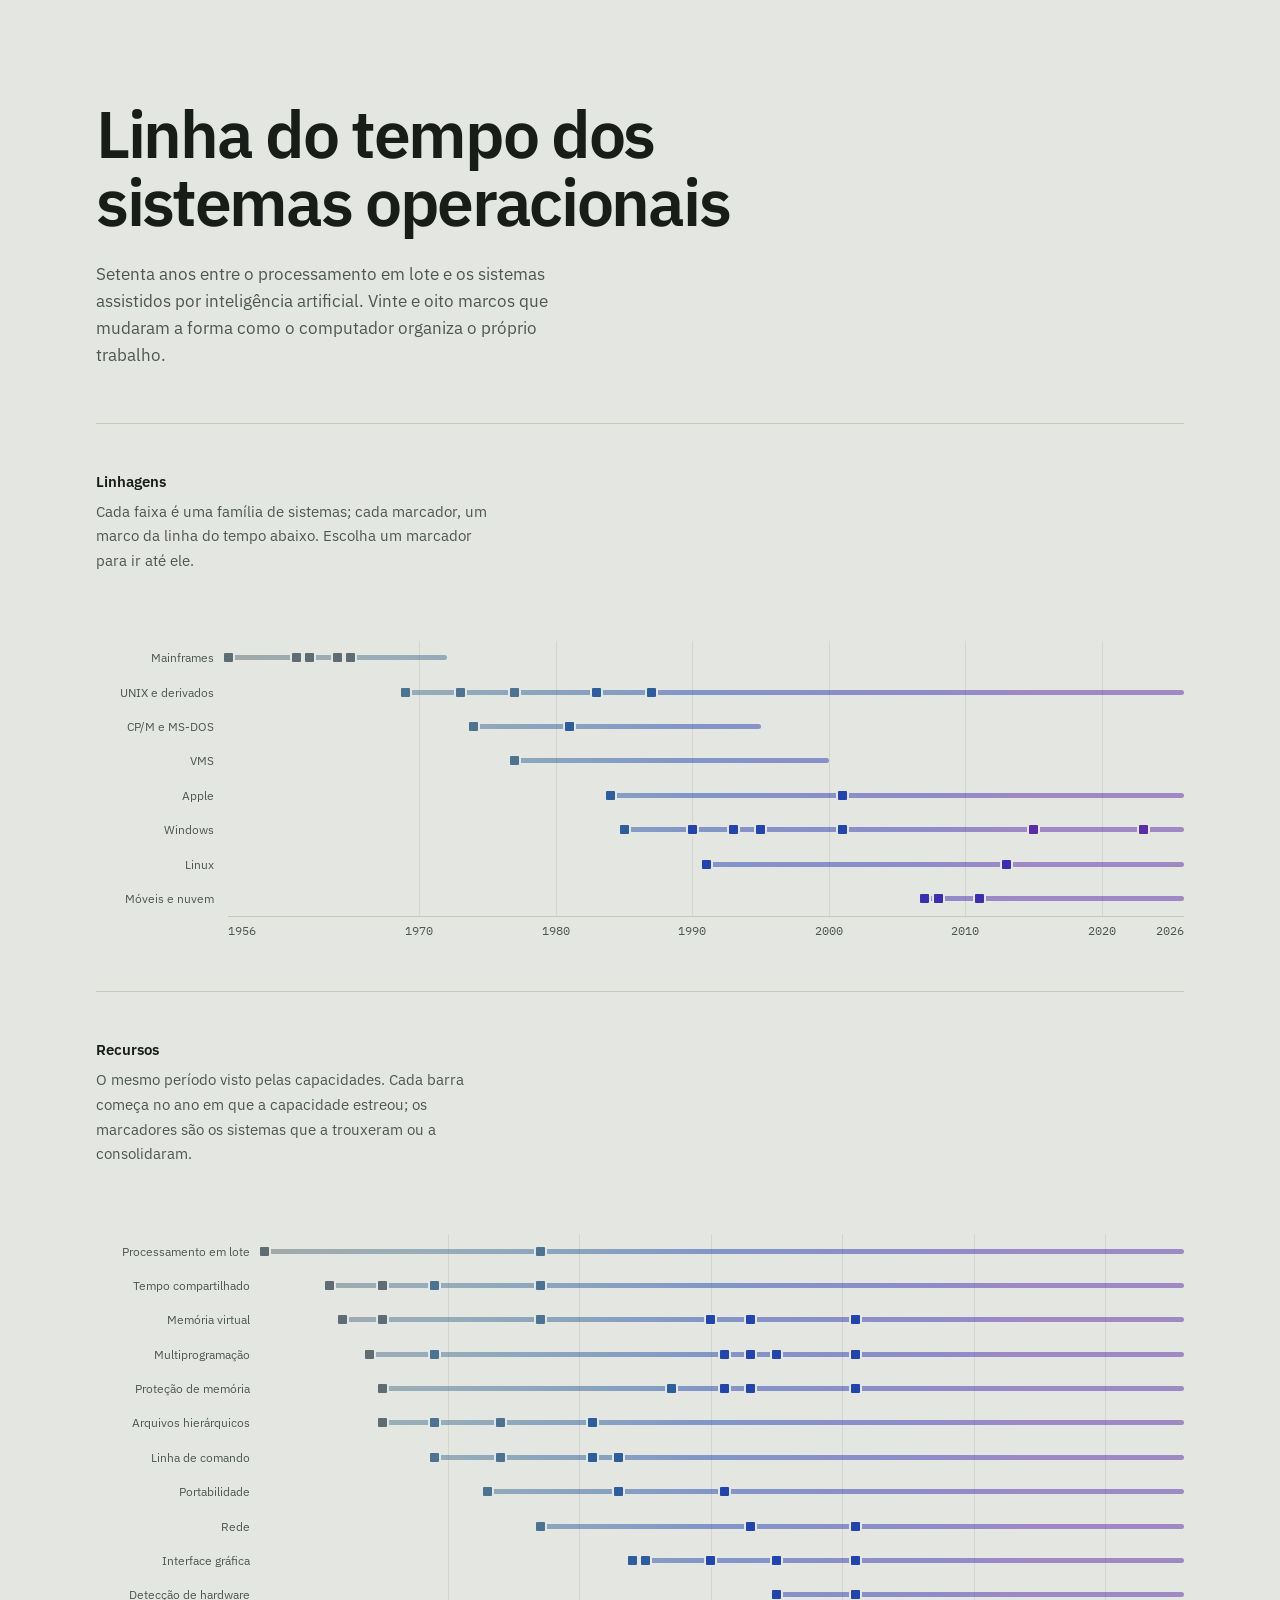
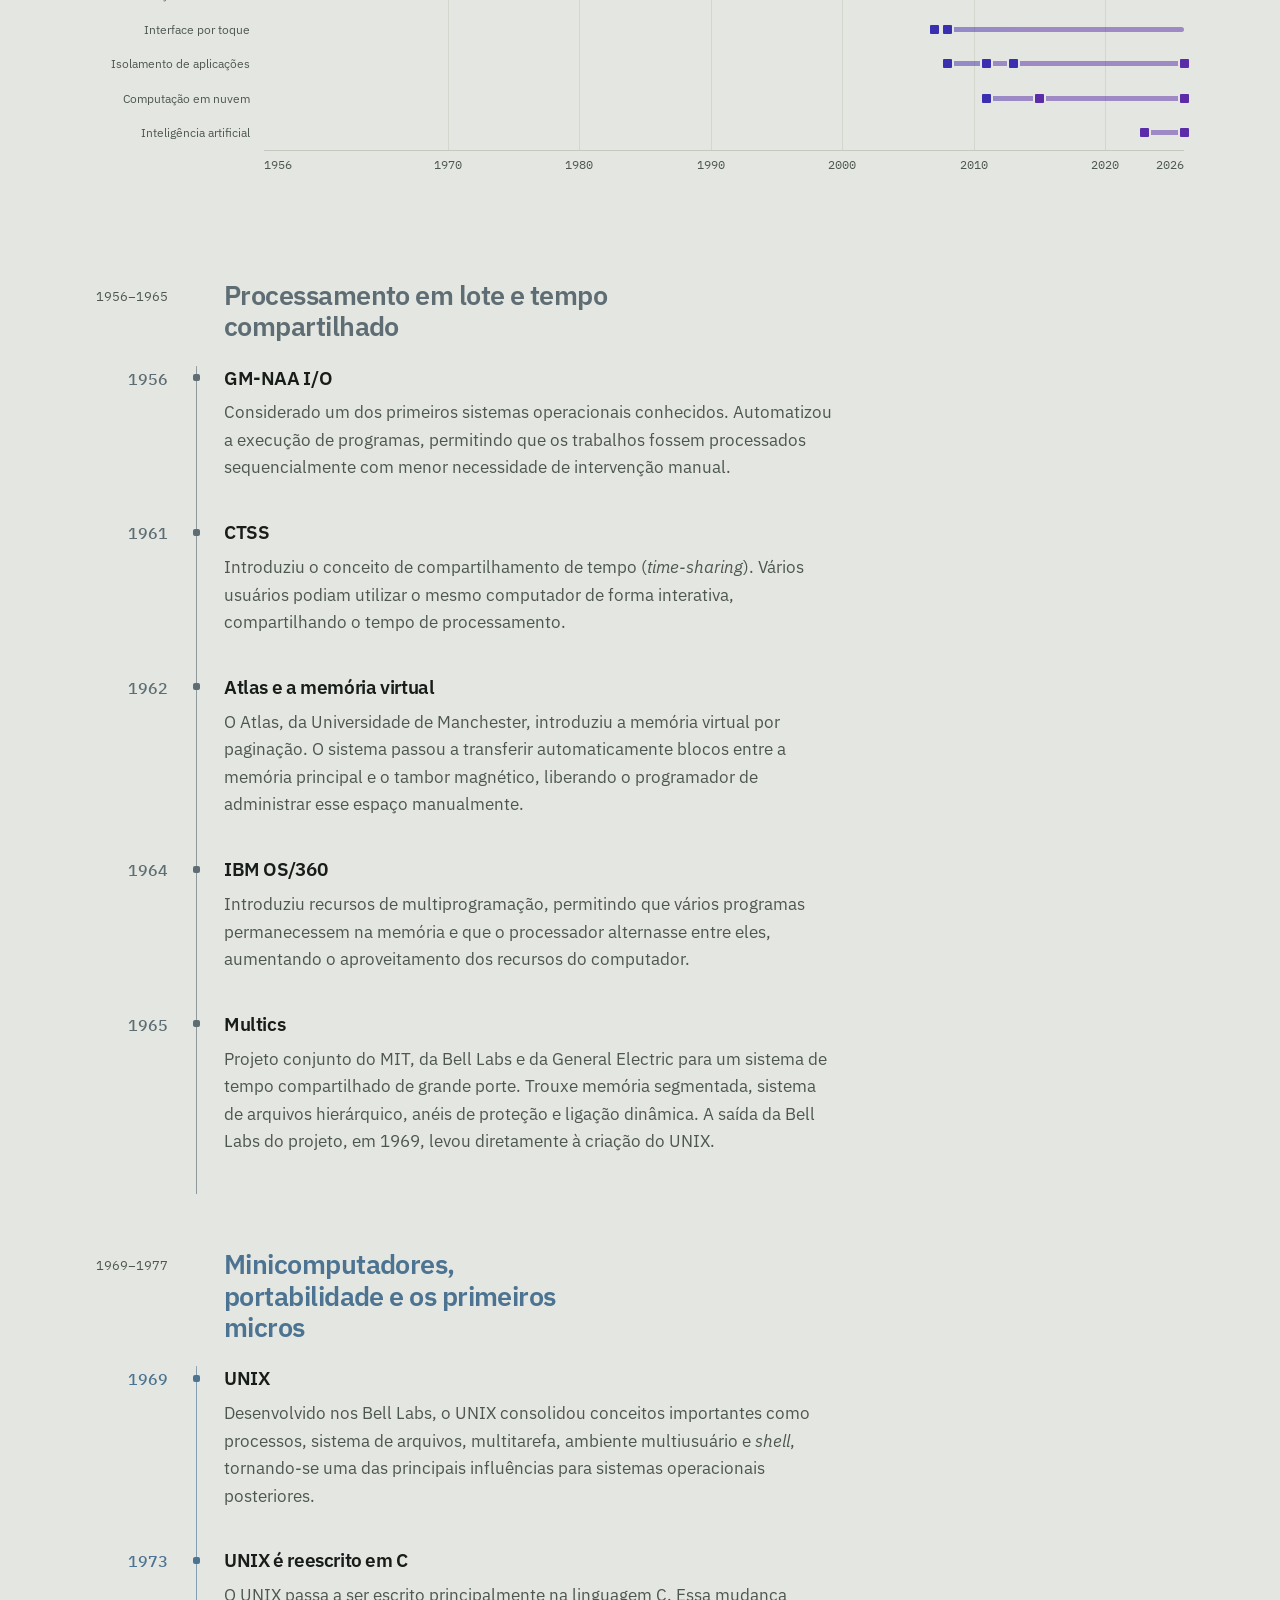
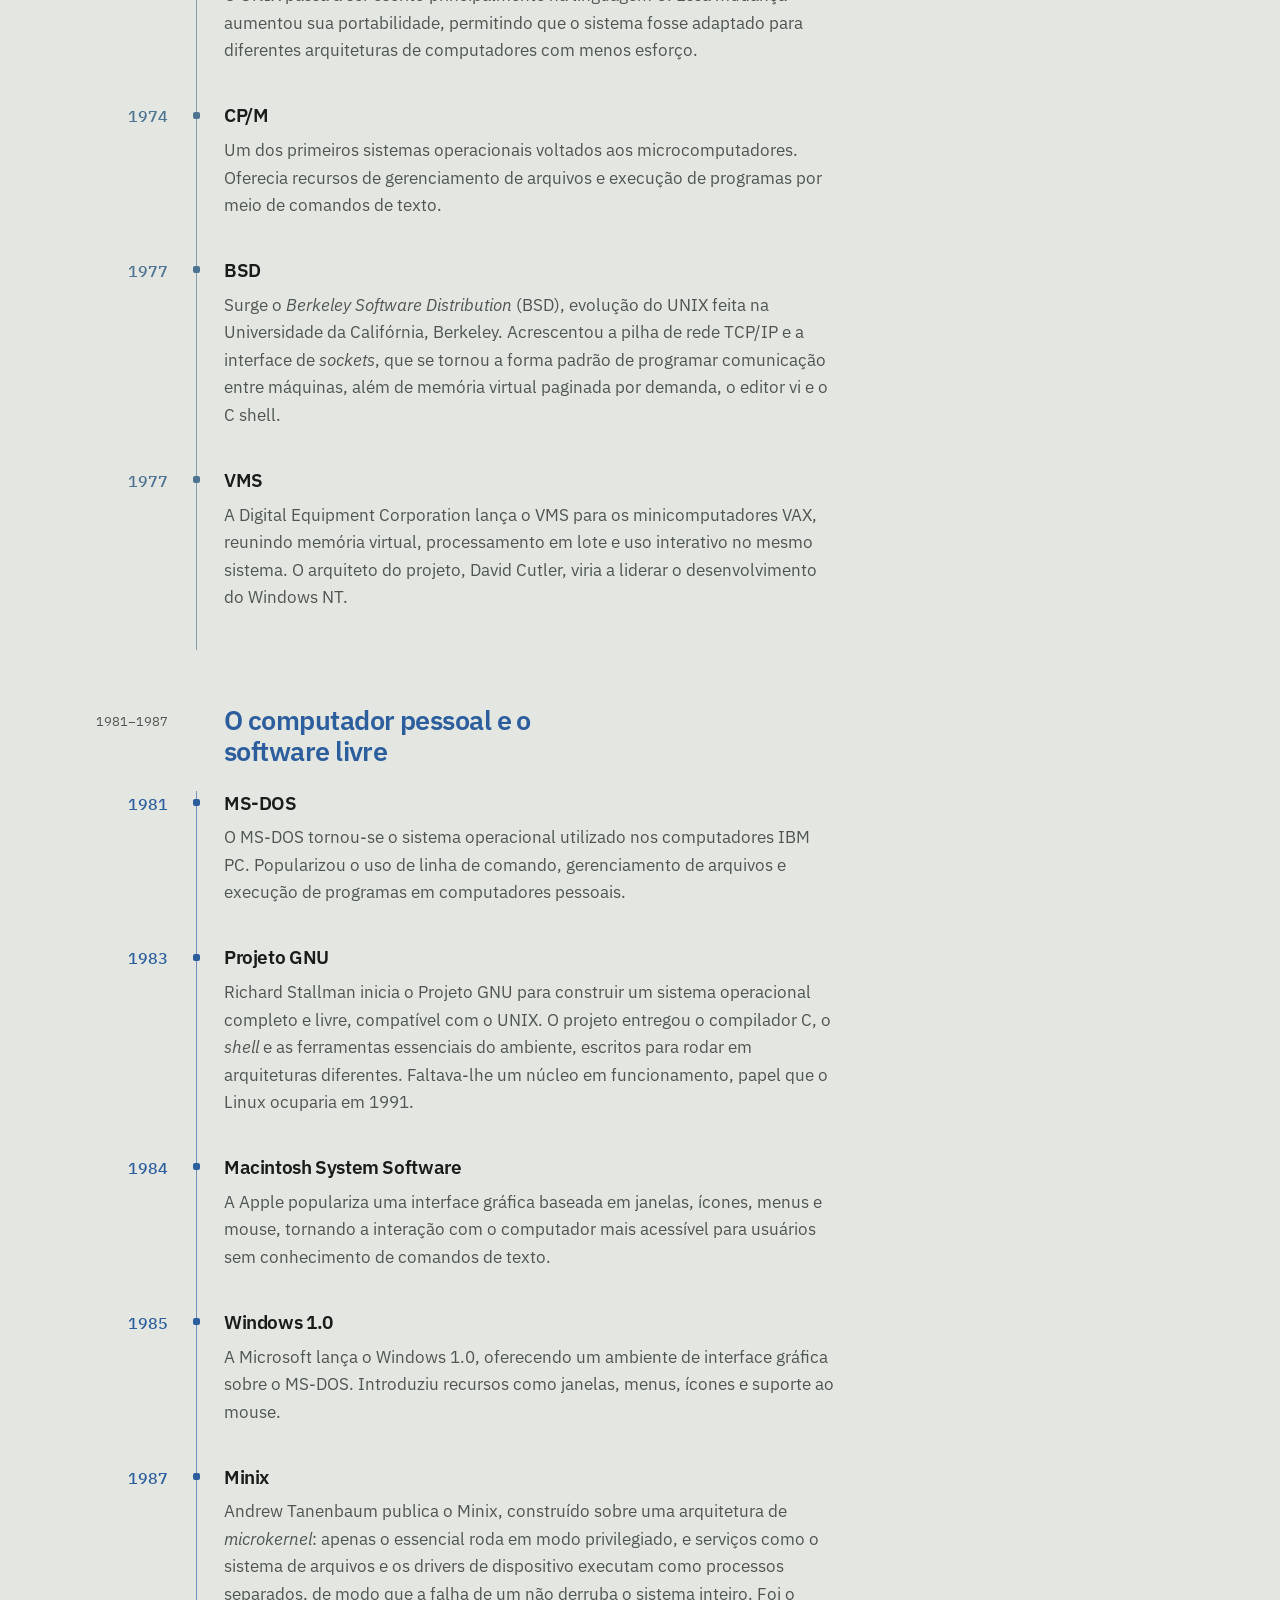
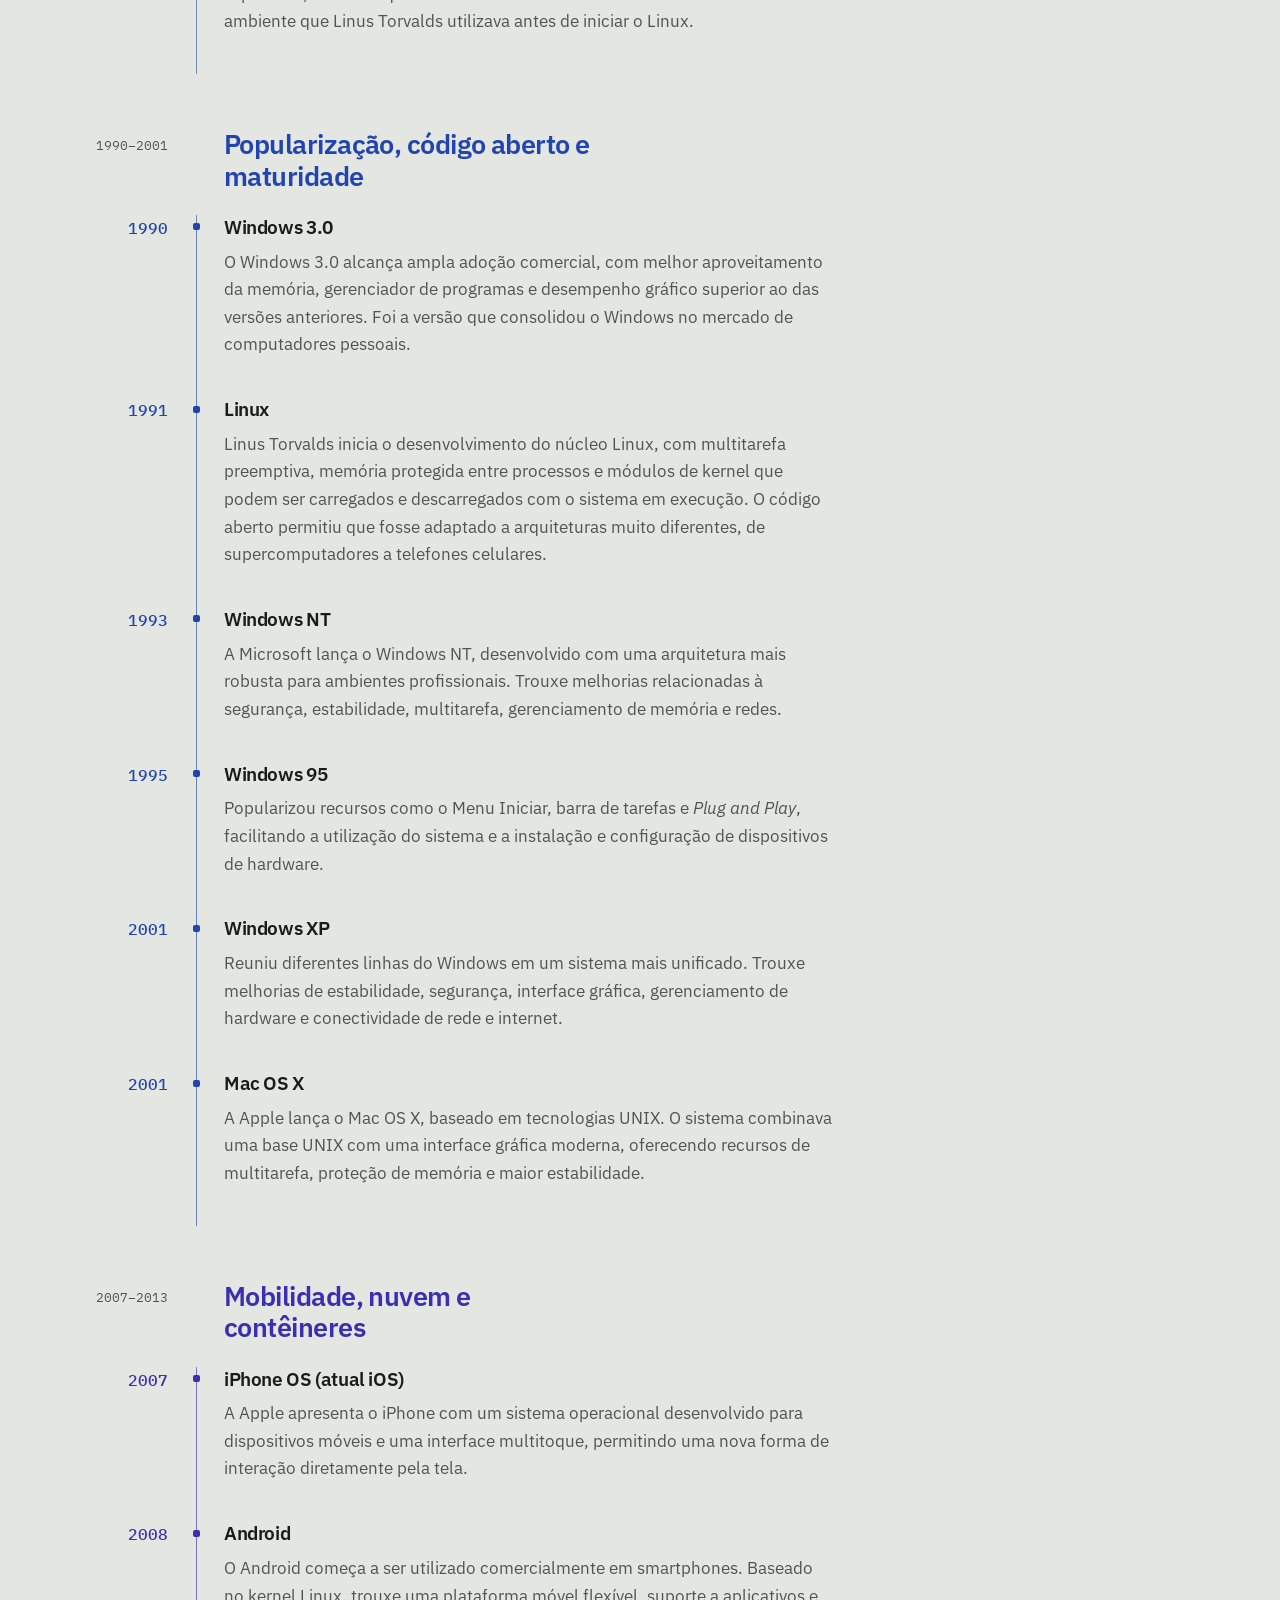
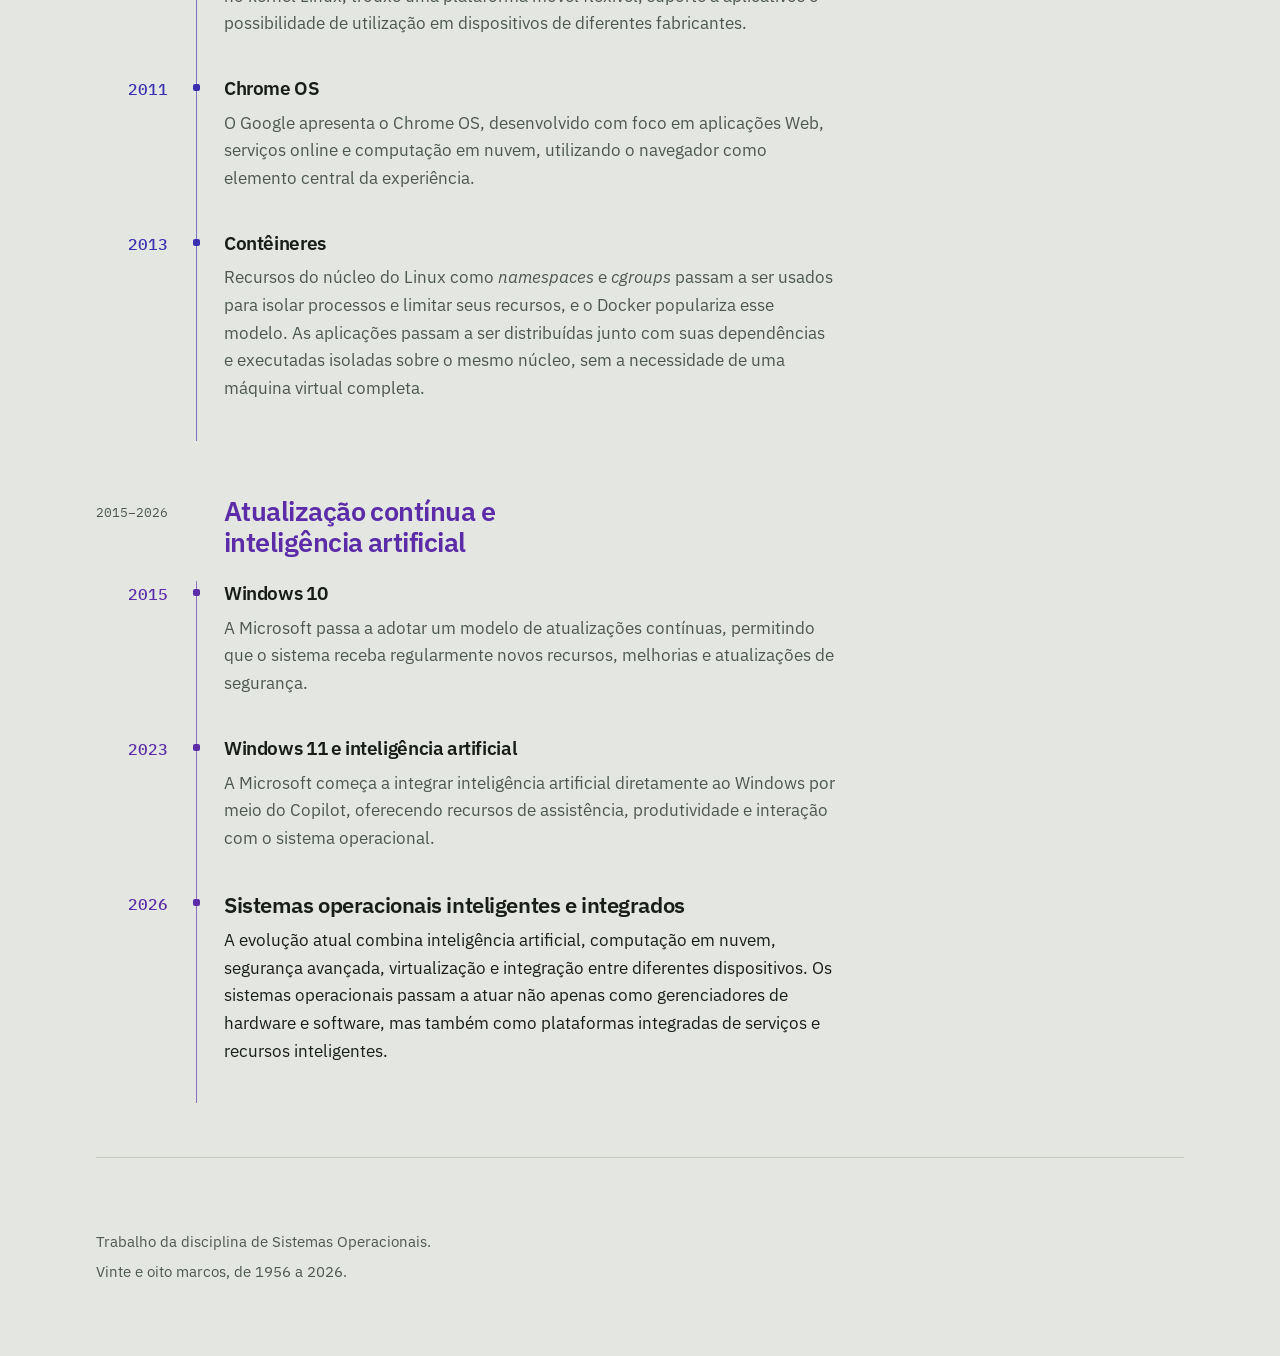
<file: index.html>
<!DOCTYPE html>
<html lang="pt-BR">
<head>
<meta charset="utf-8">
<meta name="viewport" content="width=device-width, initial-scale=1">
<title>Linha do tempo dos sistemas operacionais</title>
<meta name="description" content="Setenta anos de sistemas operacionais, de 1956 a 2026: do processamento em lote aos sistemas integrados com inteligência artificial.">
<link rel="preconnect" href="https://fonts.googleapis.com">
<link rel="preconnect" href="https://fonts.gstatic.com" crossorigin>
<link href="https://fonts.googleapis.com/css2?family=IBM+Plex+Mono:wght@400;500&family=IBM+Plex+Sans:wght@400;500;600&display=swap" rel="stylesheet">
<link rel="stylesheet" href="styles.css">
<script>document.documentElement.className = "js";</script>
</head>
<body>

<div class="scrubber" aria-hidden="true">
  <div class="scrubber-track"><div class="scrubber-fill"></div></div>
  <p class="scrubber-year">1956</p>
</div>

<header class="masthead">
  <h1>Linha do tempo dos<br>sistemas operacionais</h1>
  <p class="standfirst">Setenta anos entre o processamento em lote e os sistemas assistidos por
  inteligência artificial. <span data-count>Vinte e oito</span> marcos que mudaram a forma como
  o computador organiza o próprio trabalho.</p>
</header>

<section class="lineage" aria-labelledby="lineage-title">
  <h2 id="lineage-title">Linhagens</h2>
  <p class="lineage-intro">Cada faixa é uma família de sistemas; cada marcador, um marco da
  linha do tempo abaixo. Escolha um marcador para ir até ele.<span class="chart-hint">
  Arraste o diagrama para os lados.</span></p>
  <div class="chart-scroll">
    <div id="chart" class="chart" data-from="1956" data-to="2026"></div>
  </div>
</section>

<section class="lineage lineage-recursos" aria-labelledby="recursos-title">
  <h2 id="recursos-title">Recursos</h2>
  <p class="lineage-intro">O mesmo período visto pelas capacidades. Cada barra começa no ano
  em que a capacidade estreou; os marcadores são os sistemas que a trouxeram ou a
  consolidaram.<span class="chart-hint"> Arraste o diagrama para os lados.</span></p>
  <div class="chart-scroll">
    <div id="recursos" class="chart chart-recursos" data-from="1956" data-to="2026"></div>
  </div>
</section>

<main class="timeline" id="timeline">
  <p class="loading" id="loading">Carregando a linha do tempo&hellip;</p>
</main>

<noscript>
  <p class="aviso">Esta página monta a linha do tempo a partir do arquivo
  <code>dados.json</code> e precisa de JavaScript. Ative o JavaScript para ver os marcos.</p>
</noscript>

<footer class="colophon">
  <p>Trabalho da disciplina de Sistemas Operacionais.</p>
  <p class="colophon-meta"><span data-count>Vinte e oito</span> marcos,
  de <span data-year-from>1956</span> a <span data-year-to>2026</span>.</p>
</footer>

<script src="chart.js"></script>
<script src="scroll.js"></script>
<script src="timeline.js"></script>
</body>
</html>
</file>
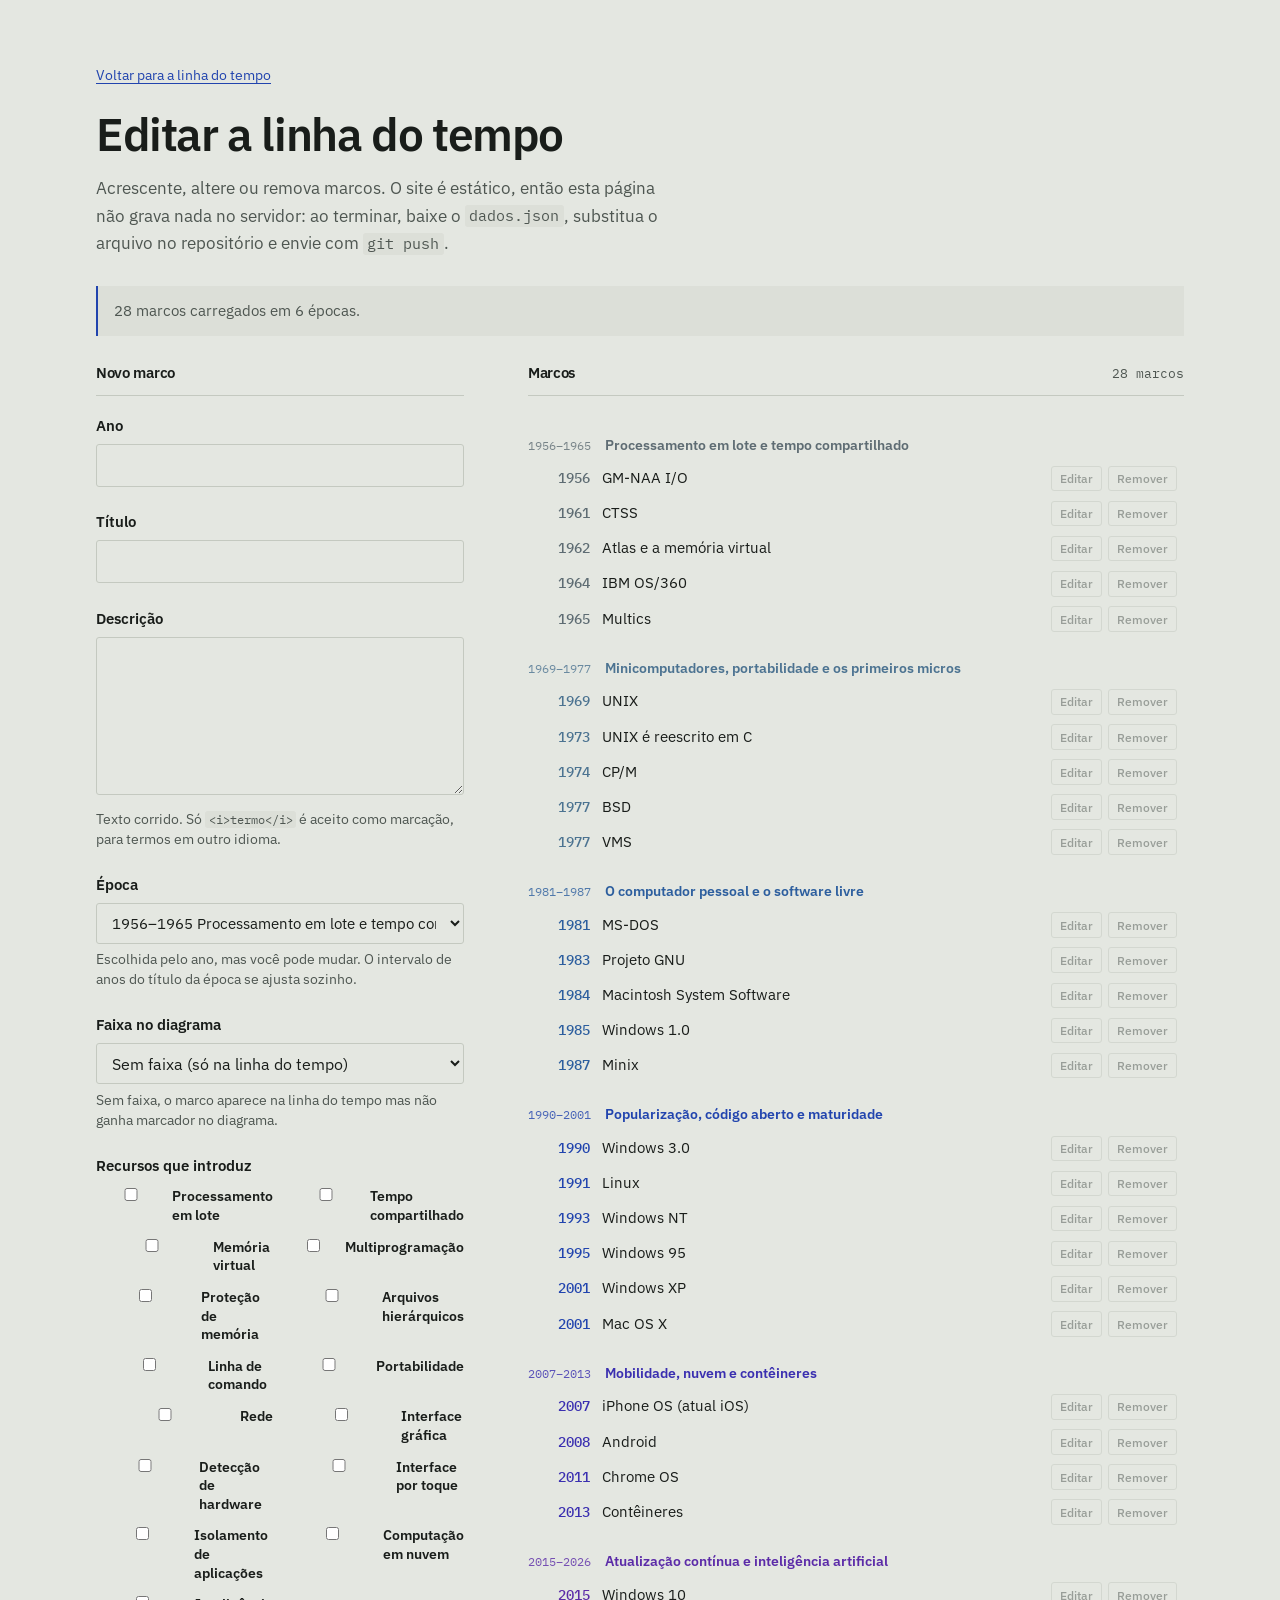
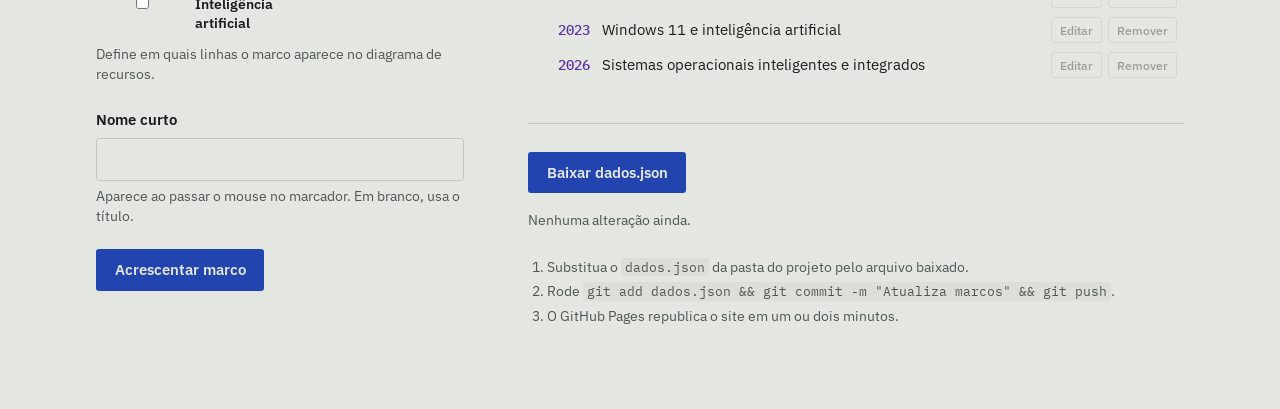
<file: editor.html>
<!DOCTYPE html>
<html lang="pt-BR">
<head>
<meta charset="utf-8">
<meta name="viewport" content="width=device-width, initial-scale=1">
<title>Editar a linha do tempo</title>
<meta name="robots" content="noindex">
<link rel="preconnect" href="https://fonts.googleapis.com">
<link rel="preconnect" href="https://fonts.gstatic.com" crossorigin>
<link href="https://fonts.googleapis.com/css2?family=IBM+Plex+Mono:wght@400;500&family=IBM+Plex+Sans:wght@400;500;600&display=swap" rel="stylesheet">
<link rel="stylesheet" href="styles.css">
<link rel="stylesheet" href="editor.css">
</head>
<body>

<header class="tool-head">
  <p class="tool-back"><a href="index.html">Voltar para a linha do tempo</a></p>
  <h1>Editar a linha do tempo</h1>
  <p class="tool-note">Acrescente, altere ou remova marcos. O site é estático, então esta
  página não grava nada no servidor: ao terminar, baixe o <code>dados.json</code>,
  substitua o arquivo no repositório e envie com <code>git push</code>.</p>
</header>

<p class="tool-status" id="status" role="status">Carregando o <code>dados.json</code>&hellip;</p>

<p class="tool-fallback" id="fallback" hidden>
  O navegador bloqueia a leitura de arquivos locais quando a página é aberta direto do disco.
  Escolha o <code>dados.json</code> manualmente, ou sirva a pasta com
  <code>python3 -m http.server</code>.
  <label class="tool-file">
    <input type="file" id="file" accept=".json,application/json">
  </label>
</p>

<div class="tool-grid" id="grid" hidden>

  <form class="tool-form" id="form" novalidate>
    <h2 id="form-title">Novo marco</h2>

    <div class="field">
      <label for="f-year">Ano</label>
      <input type="number" id="f-year" min="1940" max="2100" step="1" inputmode="numeric" required>
    </div>

    <div class="field">
      <label for="f-title">Título</label>
      <input type="text" id="f-title" maxlength="90" required>
    </div>

    <div class="field">
      <label for="f-text">Descrição</label>
      <textarea id="f-text" rows="6" required></textarea>
      <p class="field-help">Texto corrido. Só <code>&lt;i&gt;termo&lt;/i&gt;</code> é aceito
      como marcação, para termos em outro idioma.</p>
    </div>

    <div class="field">
      <label for="f-era">Época</label>
      <select id="f-era"></select>
      <p class="field-help">Escolhida pelo ano, mas você pode mudar. O intervalo de anos
      do título da época se ajusta sozinho.</p>
    </div>

    <div class="field">
      <label for="f-lane">Faixa no diagrama</label>
      <select id="f-lane"></select>
      <p class="field-help">Sem faixa, o marco aparece na linha do tempo mas não ganha
      marcador no diagrama.</p>
    </div>

    <fieldset class="field field-checks">
      <legend>Recursos que introduz</legend>
      <div class="checks" id="f-recursos"></div>
      <p class="field-help">Define em quais linhas o marco aparece no diagrama de recursos.</p>
    </fieldset>

    <div class="field">
      <label for="f-short">Nome curto</label>
      <input type="text" id="f-short" maxlength="28">
      <p class="field-help">Aparece ao passar o mouse no marcador. Em branco, usa o título.</p>
    </div>

    <p class="field-error" id="error" hidden></p>

    <div class="form-actions">
      <button type="submit" class="btn" id="submit">Acrescentar marco</button>
      <button type="button" class="btn btn-quiet" id="cancel" hidden>Cancelar</button>
    </div>
  </form>

  <section class="tool-side">
    <div class="side-head">
      <h2>Marcos</h2>
      <p class="side-count" id="count"></p>
    </div>
    <div class="toc" id="toc"></div>

    <div class="tool-out">
      <button type="button" class="btn btn-download" id="download">Baixar dados.json</button>
      <p class="tool-out-note" id="out-note">Nenhuma alteração ainda.</p>
      <ol class="tool-steps">
        <li>Substitua o <code>dados.json</code> da pasta do projeto pelo arquivo baixado.</li>
        <li>Rode <code>git add dados.json &amp;&amp; git commit -m "Atualiza marcos" &amp;&amp; git push</code>.</li>
        <li>O GitHub Pages republica o site em um ou dois minutos.</li>
      </ol>
    </div>
  </section>

</div>

<script src="editor.js"></script>
</body>
</html>
</file>
<file: styles.css>
/* Linha do tempo dos sistemas operacionais
   Paleta: papel cinza-esverdeado + rampa de matiz que avança com o tempo. */

:root {
  --paper:        #e4e7e1;
  --paper-sunk:   #dcdfd8;
  --ink:          #191d1a;
  --ink-soft:     #4e5651;
  --rule:         #c4c9c0;
  --rule-faint:   #d2d6cd;

  --era-1: #5e6c73;   /* 1956  aço */
  --era-2: #4c7391;
  --era-3: #2c5e9e;
  --era-4: #2144ae;
  --era-5: #3a2fb0;
  --era-6: #5b2ba8;   /* 2026  violeta */

  --sans: "IBM Plex Sans", ui-sans-serif, system-ui, "Segoe UI", Roboto, Helvetica, Arial, sans-serif;
  --mono: "IBM Plex Mono", ui-monospace, "SF Mono", Menlo, Consolas, monospace;

  --gutter: clamp(1.25rem, 5vw, 4.5rem);
  --year-col: 6.25rem;
  --rail-gap: 1.75rem;
}

@media (prefers-color-scheme: dark) {
  :root {
    --paper:      #14181a;
    --paper-sunk: #1b2023;
    --ink:        #e2e6e0;
    --ink-soft:   #9aa39d;
    --rule:       #333b3d;
    --rule-faint: #262d30;

    --era-1: #9aa8af;
    --era-2: #74a0bd;
    --era-3: #5e94dd;
    --era-4: #7290f2;
    --era-5: #8f82f6;
    --era-6: #ab80ef;
  }
}

* { box-sizing: border-box; }

html { -webkit-text-size-adjust: 100%; }

body {
  margin: 0;
  padding: 0 var(--gutter) 0;
  background: var(--paper);
  color: var(--ink);
  font: 400 17px/1.62 var(--sans);
  -webkit-font-smoothing: antialiased;
  text-rendering: optimizeLegibility;
}

h1, h2, h3 { margin: 0; font-weight: 600; letter-spacing: -0.02em; }
p { margin: 0; }
i { font-style: italic; }

/* ---------- cabeçalho ---------- */

.masthead {
  max-width: 68rem;
  margin: 0 auto;
  padding-block: clamp(3.5rem, 11vh, 7rem) clamp(2.5rem, 6vh, 4rem);
}

.masthead h1 {
  font-size: clamp(2.3rem, 6.2vw, 4.15rem);
  line-height: 1.03;
  letter-spacing: -0.035em;
}

.standfirst {
  margin-top: 1.6rem;
  max-width: 46ch;
  font-size: 1.06rem;
  line-height: 1.58;
  color: var(--ink-soft);
}

/* ---------- diagrama de linhagens ---------- */

.lineage {
  max-width: 68rem;
  margin: 0 auto;
  padding-block: clamp(2rem, 5vh, 3rem) clamp(2rem, 5vh, 3.25rem);
  border-top: 1px solid var(--rule);
}

.lineage h2 {
  font-size: 0.95rem;
  font-weight: 600;
  letter-spacing: 0;
}

.lineage-intro {
  margin-top: 0.35rem;
  max-width: 44ch;
  font-size: 0.95rem;
  color: var(--ink-soft);
}

.chart-scroll { margin-top: 2.25rem; }

.chart {
  position: relative;
  padding-top: 2rem;
}

.chart-hint { display: none; }

/* os nomes das capacidades são mais longos que os das famílias */
.chart-recursos { --lane-col: 10.5rem; }

.chart-grid {
  position: absolute;
  inset: 2rem 0 1.9rem var(--lane-col, 8.25rem);
  pointer-events: none;
}

.chart-grid span {
  position: absolute;
  top: 0;
  bottom: 0;
  width: 1px;
  background: var(--rule-faint);
}

.lane {
  position: relative;
  display: grid;
  grid-template-columns: var(--lane-col, 8.25rem) 1fr;
  align-items: center;
  height: 2.15rem;
}

.lane-name {
  padding-right: 0.9rem;
  text-align: right;
  font-size: 0.78rem;
  line-height: 1.2;
  color: var(--ink-soft);
  white-space: nowrap;
  overflow: hidden;
  text-overflow: ellipsis;
}

.lane-track { position: relative; height: 100%; }

.lane-bar {
  position: absolute;
  top: 50%;
  height: 5px;
  margin-top: -2.5px;
  border-radius: 2.5px;
  opacity: 0.5;
  transform-origin: left center;
}

.mark {
  position: absolute;
  top: 50%;
  width: 13px;
  height: 13px;
  margin: -6.5px 0 0 -6.5px;
  padding: 0;
  border: 2.5px solid var(--paper);
  border-radius: 3px;
  background: currentColor;
  color: inherit;
  cursor: pointer;
  transition: transform 140ms ease, box-shadow 140ms ease;
}

.mark:hover,
.mark:focus-visible { transform: scale(1.35); }

.mark:focus-visible {
  outline: 2px solid var(--ink);
  outline-offset: 3px;
}

.chart-axis {
  position: relative;
  height: 1.9rem;
  margin-left: var(--lane-col, 8.25rem);
  padding-top: 0.55rem;
  border-top: 1px solid var(--rule);
}

.chart-axis span {
  position: absolute;
  top: 0.5rem;
  font: 400 0.72rem/1 var(--mono);
  color: var(--ink-soft);
  transform: translateX(-50%);
}

.chart-axis span:first-child { transform: none; }
.chart-axis span:last-child  { transform: translateX(-100%); }

.tip {
  position: absolute;
  z-index: 5;
  transform: translate(-50%, -100%);
  margin-top: -13px;
  padding: 0.3rem 0.55rem;
  border-radius: 4px;
  background: var(--ink);
  color: var(--paper);
  font-size: 0.78rem;
  line-height: 1.25;
  white-space: nowrap;
  pointer-events: none;
  opacity: 0;
  transition: opacity 120ms ease;
}

.tip[data-show="1"] { opacity: 1; }
.tip b { font: 500 0.78rem/1.25 var(--mono); font-weight: 500; margin-right: 0.45em; }

/* ---------- linha do tempo ---------- */

.timeline {
  max-width: 68rem;
  margin: 0 auto;
}

.era { padding-block: clamp(2.5rem, 6vh, 4rem) 0; }

.era-head {
  display: grid;
  grid-template-columns: var(--year-col) 1fr;
  align-items: start;
  padding-bottom: 1.5rem;
}

.era-span {
  grid-column: 1;
  grid-row: 1;
  text-align: right;
  padding-right: var(--rail-gap);
  padding-top: 0.5rem;
  font: 400 0.8rem/1.5 var(--mono);
  color: var(--ink-soft);
}

.era-head h2 {
  grid-column: 2;
  grid-row: 1;
  padding-left: var(--rail-gap);
  max-width: 26ch;
  font-size: clamp(1.28rem, 2.4vw, 1.7rem);
  line-height: 1.15;
  color: var(--era);
}

.entries {
  position: relative;
  color: var(--era);
}

.entries::before {
  content: "";
  position: absolute;
  left: var(--year-col);
  top: 0.2rem;
  bottom: 0;
  width: 1px;
  background: currentColor;
  opacity: 0.18;
}

/* segmento aceso: com JS, aparece quando o marco é alcançado */
.entry::before {
  content: "";
  position: absolute;
  left: var(--year-col);
  top: 0;
  bottom: 0;
  width: 1px;
  background: currentColor;
  opacity: 0.55;
  transition: opacity 600ms ease;
}

.entry {
  position: relative;
  display: grid;
  grid-template-columns: var(--year-col) 1fr;
  padding-bottom: 2.4rem;
}

.entry::after {
  content: "";
  position: absolute;
  left: calc(var(--year-col) - 3px);
  top: 0.52rem;
  width: 7px;
  height: 7px;
  border-radius: 2px;
  background: currentColor;
}

.entry-year {
  text-align: right;
  padding-right: var(--rail-gap);
  font: 500 1.02rem/1.55 var(--mono);
  color: var(--era);
}

.entry-body {
  padding-left: var(--rail-gap);
  max-width: 40rem;
}

.entry-body h3 {
  font-size: 1.2rem;
  line-height: 1.3;
  color: var(--ink);
}

.entry-body p {
  margin-top: 0.55rem;
  max-width: 62ch;
  color: var(--ink-soft);
}

.entry-last .entry-body h3 { font-size: 1.35rem; }
.entry-last .entry-body p { color: var(--ink); }

/* ---------- leitura conforme o scroll ---------- */

.js .entry::before,
.js .entry::after,
.js .entry-year,
.js .entry-body { opacity: 0.25; }

.js .entry-year,
.js .entry-body { transition: opacity 560ms ease; }
.js .entry::after { transition: opacity 560ms ease; }

.js .entry.is-read::before { opacity: 0.55; }
.js .entry.is-read::after,
.js .entry.is-read .entry-year,
.js .entry.is-read .entry-body { opacity: 1; }

/* cursor fixo: percorre 1956-2026 na mesma escala do diagrama */
.scrubber {
  position: fixed;
  inset: 0 0 auto 0;
  z-index: 20;
  opacity: 0;
  pointer-events: none;
  transition: opacity 320ms ease;
}

.scrubber[data-on="1"] { opacity: 1; }

.scrubber-track {
  height: 2px;
  background: var(--rule-faint);
}

.scrubber-fill {
  height: 100%;
  width: 0;
  background: var(--era, var(--era-1));
  transition: background-color 500ms ease;
}

.scrubber-year {
  position: absolute;
  top: 0.55rem;
  left: 0;
  transform: translateX(-50%);
  padding: 0.1rem 0.4rem;
  border-radius: 3px;
  background: var(--paper);
  font: 500 0.78rem/1.4 var(--mono);
  color: var(--era, var(--era-1));
  transition: color 500ms ease;
}

/* destaque temporário ao chegar pelo diagrama */
.entry.is-target .entry-body {
  animation: settle 1.6s ease-out;
}

@keyframes settle {
  0%, 55% { background: color-mix(in srgb, var(--era) 13%, transparent); }
  100%    { background: transparent; }
}

/* ---------- mensagens de carregamento e falha ---------- */

.loading,
.aviso {
  max-width: 68rem;
  margin: clamp(2rem, 5vh, 3rem) auto;
  padding: 1rem 1.15rem;
  border-left: 2px solid var(--era-4);
  background: var(--paper-sunk);
  font-size: 0.95rem;
  line-height: 1.65;
  color: var(--ink-soft);
}

code {
  padding: 0.1em 0.3em;
  border-radius: 3px;
  background: var(--paper-sunk);
  font: 400 0.88em/1 var(--mono);
}

.aviso code { background: var(--paper); }

/* ---------- rodapé ---------- */

.colophon {
  max-width: 68rem;
  margin: 0 auto;
  padding-block: clamp(3rem, 8vh, 5rem);
  border-top: 1px solid var(--rule);
  margin-top: clamp(2.5rem, 6vh, 4rem);
  font-size: 0.92rem;
  color: var(--ink-soft);
}

.colophon-meta { margin-top: 0.35rem; }

/* ---------- animação de entrada (uma única vez) ---------- */

@media (prefers-reduced-motion: no-preference) {
  .chart[data-animate="1"] .lane-bar { animation: draw 620ms cubic-bezier(.2,.7,.3,1) backwards; }
  .chart[data-animate="1"] .mark     { animation: pop 260ms ease-out backwards; }
}

@keyframes draw { from { transform: scaleX(0); } }
@keyframes pop  { from { opacity: 0; transform: scale(0.4); } }

@media (prefers-reduced-motion: reduce) {
  * { animation-duration: 0.01ms !important; transition-duration: 0.01ms !important; }
  html { scroll-behavior: auto !important; }

  /* sem a revelação progressiva: todo o conteúdo já legível */
  .js .entry::after,
  .js .entry-year,
  .js .entry-body { opacity: 1; }
  .js .entry::before { opacity: 0.55; }
}

/* ---------- telas estreitas ---------- */

/* o diagrama precisa de escala mínima: abaixo dela, rola na horizontal */
@media (max-width: 760px) {
  .chart-scroll {
    overflow-x: auto;
    overscroll-behavior-x: contain;
    scrollbar-width: thin;
    padding-bottom: 0.5rem;
  }

  .chart { min-width: 42rem; }
  .chart-recursos { min-width: 46rem; }
  .chart-hint { display: inline; }
}

@media (max-width: 680px) {
  :root { --year-col: 3.75rem; --rail-gap: 1.1rem; }

  body { font-size: 16px; }
  .lane-name { font-size: 0.72rem; padding-right: 0.7rem; }
  .lane { height: 1.95rem; }
  .entry-year { font-size: 0.92rem; }
  .entry-body h3 { font-size: 1.12rem; }

  /* cabeçalho de época empilhado, para o intervalo não espremer na coluna */
  .era-head { display: block; padding-bottom: 1.25rem; }
  .era-span { text-align: left; padding: 0 0 0.3rem; }
  .era-head h2 { padding-left: 0; max-width: none; }
}

/* ---------- impressão ---------- */

@media print {
  body { background: #fff; color: #000; font-size: 11pt; padding: 0; }
  .lineage, .mark, .tip { display: none; }
  .entry { page-break-inside: avoid; }
  .era { page-break-before: auto; }
  .entry-body p, .standfirst, .entry-year { color: #000; }
}
</file>
<file: editor.css>
/* Página de edição. Herda as variáveis de styles.css e veste como
   ferramenta: mais densa, com os controles em evidência. */

.tool-head {
  max-width: 68rem;
  margin: 0 auto;
  padding-block: clamp(2.5rem, 7vh, 4rem) 1.75rem;
}

.tool-back { margin-bottom: 1.5rem; font-size: 0.9rem; }
.tool-back a { color: var(--era-4); text-underline-offset: 3px; }

.tool-head h1 {
  font-size: clamp(1.9rem, 4.5vw, 2.9rem);
  line-height: 1.05;
  letter-spacing: -0.03em;
}

.tool-note {
  margin-top: 1rem;
  max-width: 58ch;
  color: var(--ink-soft);
}

.tool-status,
.tool-fallback {
  max-width: 68rem;
  margin: 0 auto 1.5rem;
  padding: 0.85rem 1rem;
  border-left: 2px solid var(--era-4);
  background: var(--paper-sunk);
  font-size: 0.92rem;
  line-height: 1.6;
  color: var(--ink-soft);
}

.tool-status[data-tone="erro"],
.tool-fallback { border-left-color: #b0122e; }

.tool-status code,
.tool-fallback code { background: var(--paper); }

.tool-file { display: block; margin-top: 0.9rem; }
.tool-file input { font: inherit; font-size: 0.85rem; }

.tool-grid {
  max-width: 68rem;
  margin: 0 auto;
  padding-bottom: clamp(3rem, 9vh, 6rem);
  display: grid;
  grid-template-columns: minmax(0, 23rem) minmax(0, 1fr);
  gap: clamp(2rem, 5vw, 4rem);
  align-items: start;
}

/* ---------- formulário ---------- */

.tool-form h2 {
  font-size: 0.95rem;
  margin-bottom: 1.1rem;
  padding-bottom: 0.6rem;
  border-bottom: 1px solid var(--rule);
}

.tool-side h2 { font-size: 0.95rem; }

.field { margin-bottom: 1.4rem; }

.field label {
  display: block;
  margin-bottom: 0.4rem;
  font-weight: 600;
  font-size: 0.95rem;
}

.field input,
.field select,
.field textarea {
  width: 100%;
  padding: 0.55rem 0.7rem;
  border: 1px solid var(--rule);
  border-radius: 3px;
  background: var(--paper);
  color: var(--ink);
  font: 400 1rem/1.45 var(--sans);
}

#f-year { font-family: var(--mono); font-weight: 500; }
#f-era { font-size: 0.92rem; }

.field textarea { resize: vertical; min-height: 7rem; }

.field input:focus-visible,
.field select:focus-visible,
.field textarea:focus-visible {
  outline: 2px solid var(--era-4);
  outline-offset: 1px;
  border-color: transparent;
}

.field-checks {
  margin: 0 0 1.4rem;
  padding: 0;
  border: 0;
}

.field-checks legend {
  padding: 0;
  margin-bottom: 0.5rem;
  font-weight: 600;
  font-size: 0.95rem;
}

.checks {
  display: grid;
  grid-template-columns: 1fr 1fr;
  gap: 0.3rem 0.9rem;
}

.checks label {
  display: flex;
  align-items: baseline;
  gap: 0.4rem;
  font-size: 0.86rem;
  line-height: 1.35;
  cursor: pointer;
}

.checks input { accent-color: var(--era-4); }

.field-help {
  margin-top: 0.4rem;
  font-size: 0.85rem;
  line-height: 1.45;
  color: var(--ink-soft);
}

.field-error {
  margin-bottom: 1rem;
  padding: 0.6rem 0.8rem;
  border-left: 2px solid #b0122e;
  background: var(--paper-sunk);
  font-size: 0.9rem;
}

.form-actions { display: flex; gap: 0.6rem; flex-wrap: wrap; }

.btn {
  padding: 0.62rem 1.1rem;
  border: 1px solid transparent;
  border-radius: 3px;
  background: var(--era-4);
  color: var(--paper);
  font: 600 0.95rem/1.3 var(--sans);
  cursor: pointer;
}

.btn:hover { filter: brightness(1.12); }

.btn:focus-visible {
  outline: 2px solid var(--ink);
  outline-offset: 2px;
}

.btn-quiet {
  background: transparent;
  border-color: var(--rule);
  color: var(--ink);
  font-weight: 500;
}

/* ---------- lista de marcos ---------- */

.side-head {
  display: flex;
  align-items: baseline;
  justify-content: space-between;
  gap: 1rem;
  margin-bottom: 1.1rem;
  padding-bottom: 0.6rem;
  border-bottom: 1px solid var(--rule);
}

.side-count {
  font: 400 0.82rem/1.4 var(--mono);
  color: var(--ink-soft);
}

.toc { font-size: 0.92rem; }

.toc-era {
  display: flex;
  align-items: baseline;
  gap: 0.9rem;
  padding: 1.4rem 0 0.4rem;
  font: 600 0.85rem/1.4 var(--sans);
  color: var(--era, var(--ink-soft));
}

.toc-era b {
  font: 400 0.76rem/1.4 var(--mono);
  font-weight: 400;
  opacity: 0.8;
}

.toc-vazia {
  padding: 0.3rem 0;
  font-size: 0.85rem;
  font-style: italic;
  color: var(--ink-soft);
}

.toc-item {
  display: grid;
  grid-template-columns: 3.4rem minmax(0, 1fr) auto;
  gap: 0.8rem;
  align-items: baseline;
  padding: 0.3rem 0.45rem;
  border-radius: 3px;
}

.toc-item:hover { background: var(--paper-sunk); }

.toc-item[data-state="editando"] {
  background: color-mix(in srgb, var(--era-4) 14%, transparent);
  font-weight: 600;
}

.toc-item b {
  font: 500 0.88rem/1.5 var(--mono);
  font-weight: 500;
  color: var(--era, var(--ink-soft));
  text-align: right;
}

.toc-item span { line-height: 1.5; }

.toc-acoes {
  display: flex;
  gap: 0.35rem;
  opacity: 0.5;
  transition: opacity 120ms ease;
}

.toc-item:hover .toc-acoes,
.toc-item:focus-within .toc-acoes,
.toc-item[data-state="editando"] .toc-acoes { opacity: 1; }

.mini {
  padding: 0.15rem 0.5rem;
  border: 1px solid var(--rule);
  border-radius: 3px;
  background: var(--paper);
  color: var(--ink-soft);
  font: 500 0.78rem/1.5 var(--sans);
  cursor: pointer;
}

.mini:hover { color: var(--ink); border-color: var(--ink-soft); }
.mini-perigo:hover { color: #b0122e; border-color: #b0122e; }

.mini:focus-visible {
  opacity: 1;
  outline: 2px solid var(--era-4);
  outline-offset: 1px;
}

/* ---------- saída ---------- */

.tool-out {
  margin-top: 2.5rem;
  padding-top: 1.75rem;
  border-top: 1px solid var(--rule);
}

.tool-out-note { margin-top: 0.9rem; color: var(--ink-soft); font-size: 0.9rem; }

.tool-steps {
  margin: 1.5rem 0 0;
  padding-left: 1.2rem;
  font-size: 0.9rem;
  line-height: 1.7;
  color: var(--ink-soft);
}

@media (max-width: 760px) {
  .tool-grid { grid-template-columns: minmax(0, 1fr); }
  .tool-side { margin-top: 1rem; }
  .toc-acoes { opacity: 1; }
}
</file>
